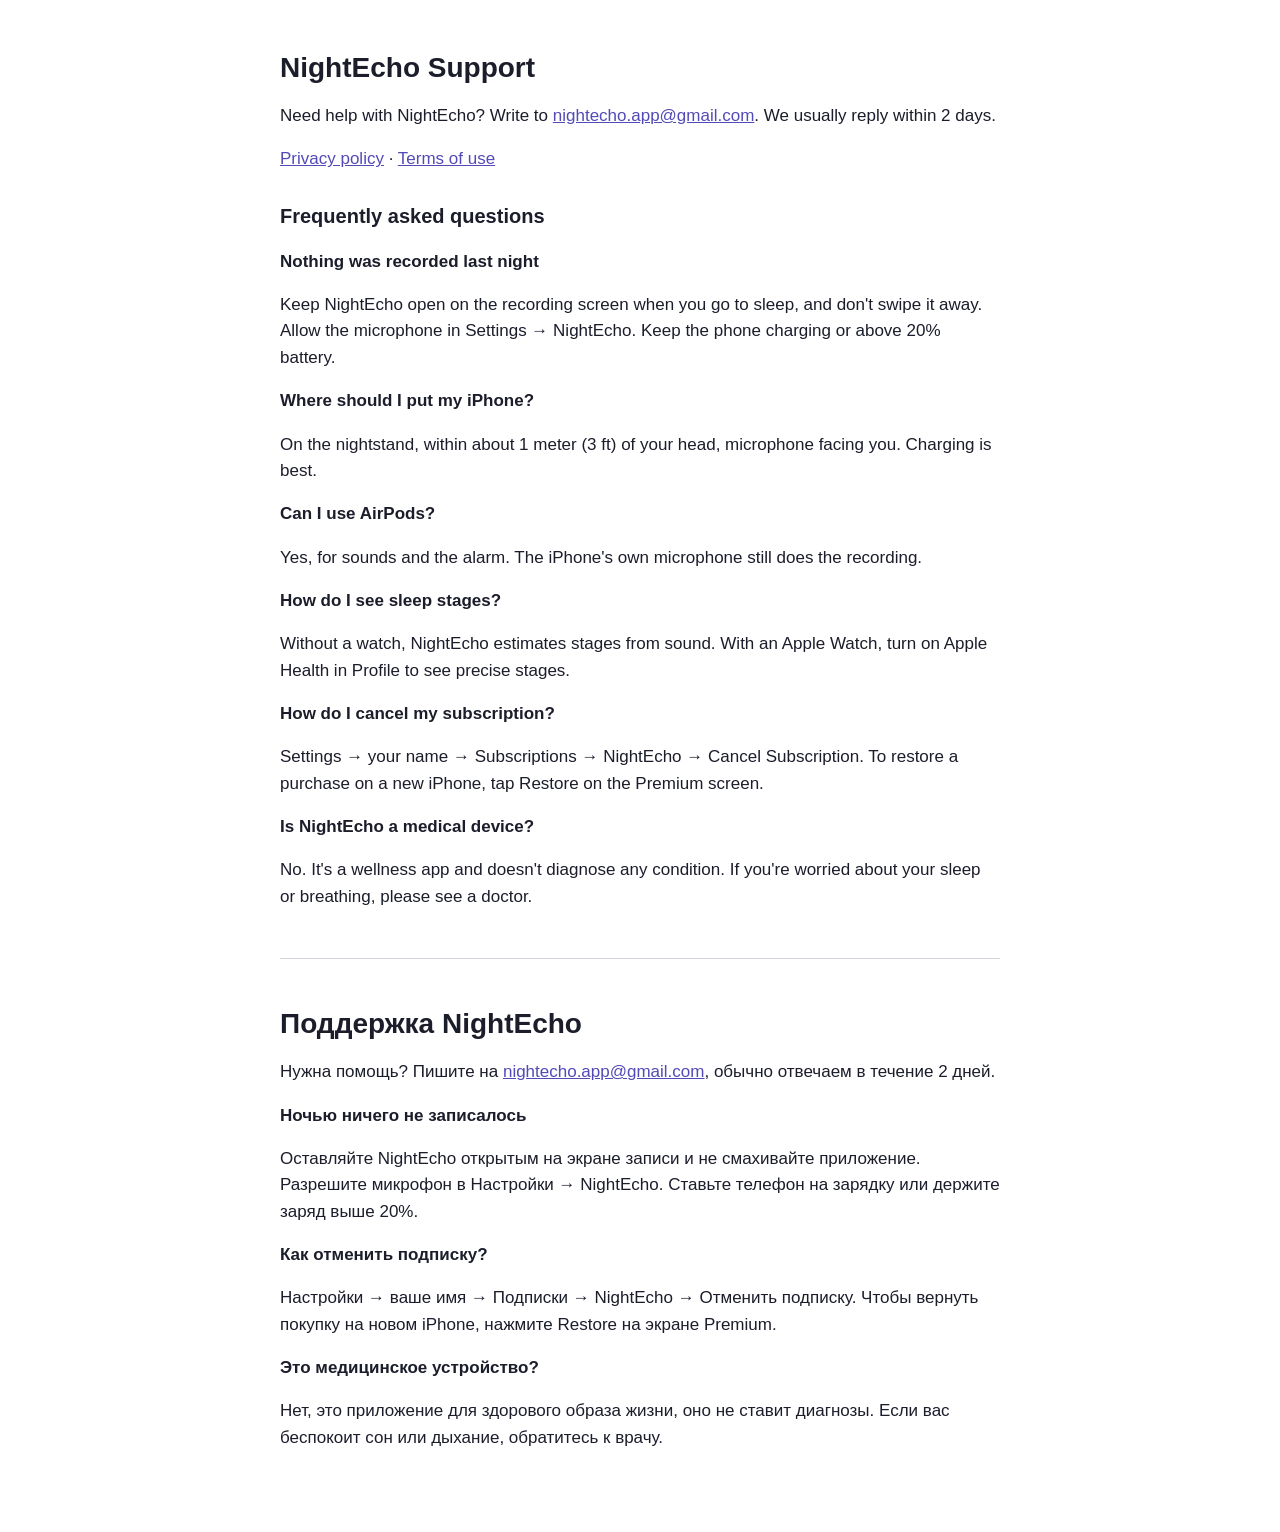
<file: index.html>
<!doctype html>
<html lang="en">
<head>
<meta charset="utf-8">
<meta name="viewport" content="width=device-width, initial-scale=1">
<title>NightEcho Support</title>
<link rel="stylesheet" href="style.css">
</head>
<body>
<main>
<h1>NightEcho Support</h1>
<p>Need help with NightEcho? Write to <a href="mailto:nightecho.app@gmail.com">nightecho.app@gmail.com</a>. We usually reply within 2 days.</p>
<p><a href="privacy.html">Privacy policy</a> · <a href="https://www.apple.com/legal/internet-services/itunes/dev/stdeula/">Terms of use</a></p>

<h2>Frequently asked questions</h2>
<h3>Nothing was recorded last night</h3>
<p>Keep NightEcho open on the recording screen when you go to sleep, and don't swipe it away. Allow the microphone in Settings → NightEcho. Keep the phone charging or above 20% battery.</p>
<h3>Where should I put my iPhone?</h3>
<p>On the nightstand, within about 1 meter (3 ft) of your head, microphone facing you. Charging is best.</p>
<h3>Can I use AirPods?</h3>
<p>Yes, for sounds and the alarm. The iPhone's own microphone still does the recording.</p>
<h3>How do I see sleep stages?</h3>
<p>Without a watch, NightEcho estimates stages from sound. With an Apple Watch, turn on Apple Health in Profile to see precise stages.</p>
<h3>How do I cancel my subscription?</h3>
<p>Settings → your name → Subscriptions → NightEcho → Cancel Subscription. To restore a purchase on a new iPhone, tap Restore on the Premium screen.</p>
<h3>Is NightEcho a medical device?</h3>
<p>No. It's a wellness app and doesn't diagnose any condition. If you're worried about your sleep or breathing, please see a doctor.</p>

<hr>

<h1>Поддержка NightEcho</h1>
<p>Нужна помощь? Пишите на <a href="mailto:nightecho.app@gmail.com">nightecho.app@gmail.com</a>, обычно отвечаем в течение 2 дней.</p>
<h3>Ночью ничего не записалось</h3>
<p>Оставляйте NightEcho открытым на экране записи и не смахивайте приложение. Разрешите микрофон в Настройки → NightEcho. Ставьте телефон на зарядку или держите заряд выше 20%.</p>
<h3>Как отменить подписку?</h3>
<p>Настройки → ваше имя → Подписки → NightEcho → Отменить подписку. Чтобы вернуть покупку на новом iPhone, нажмите Restore на экране Premium.</p>
<h3>Это медицинское устройство?</h3>
<p>Нет, это приложение для здорового образа жизни, оно не ставит диагнозы. Если вас беспокоит сон или дыхание, обратитесь к врачу.</p>
</main>
</body>
</html>
</file>
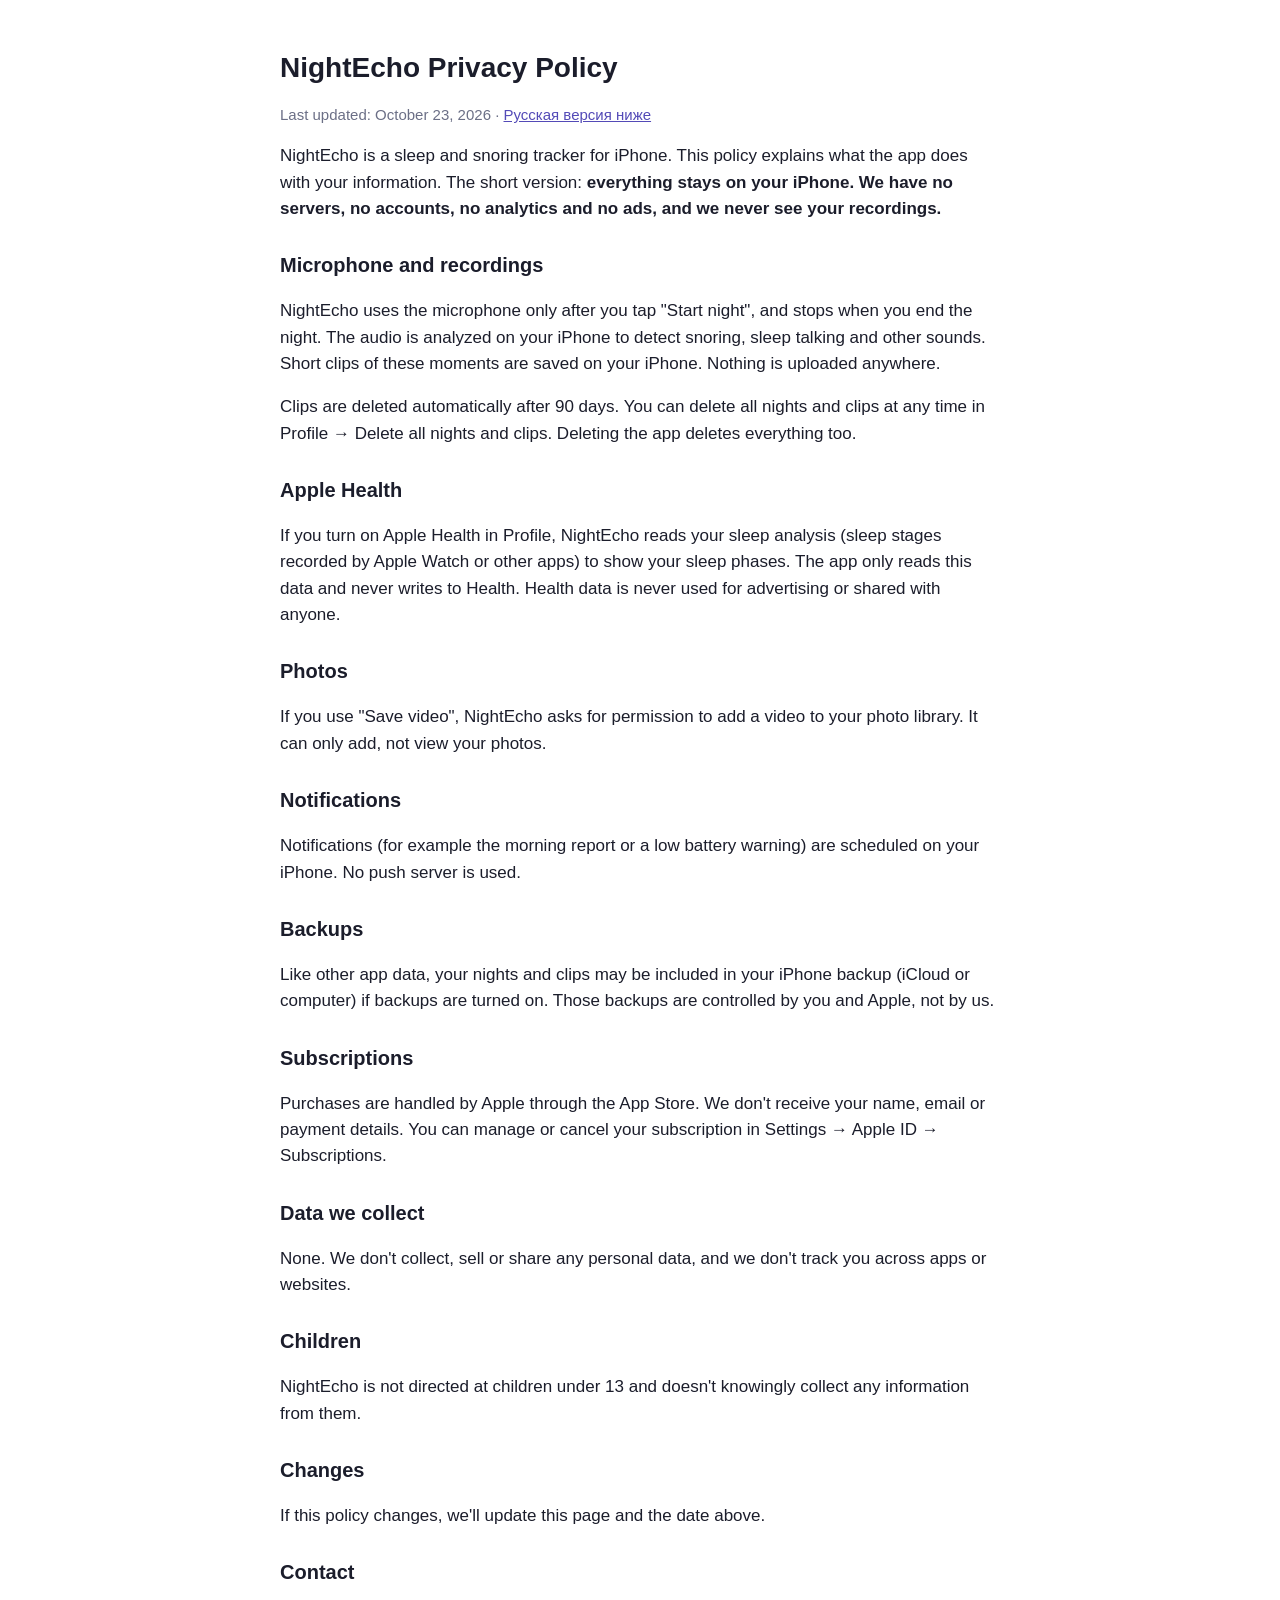
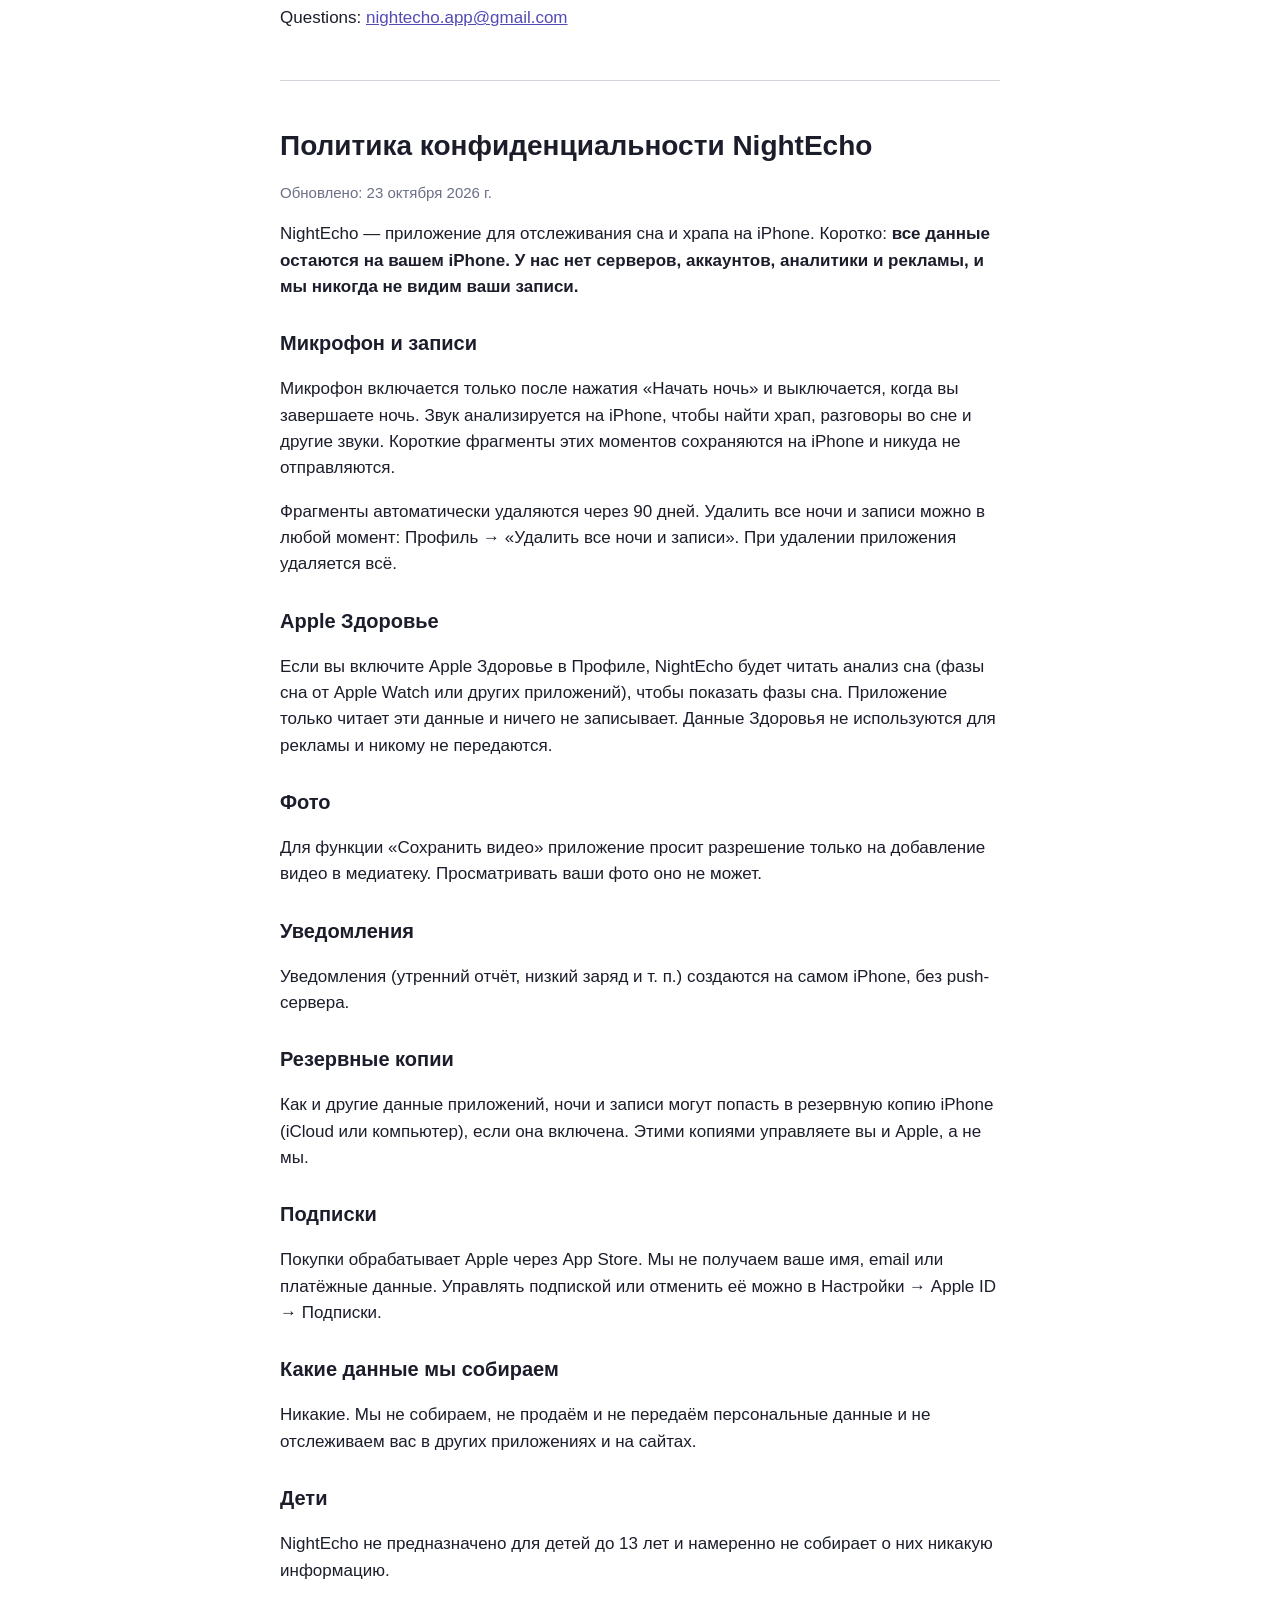
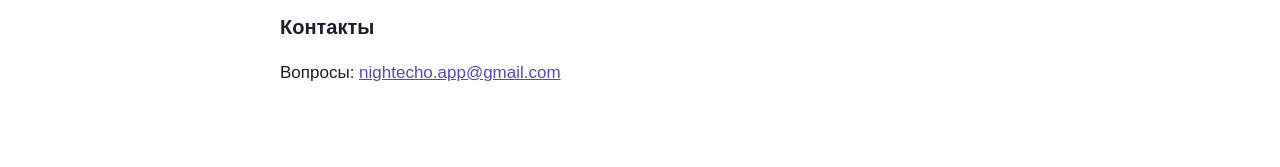
<file: privacy.html>
<!doctype html>
<html lang="en">
<head>
<meta charset="utf-8">
<meta name="viewport" content="width=device-width, initial-scale=1">
<title>NightEcho Privacy Policy</title>
<link rel="stylesheet" href="style.css">
</head>
<body>
<main>
<h1>NightEcho Privacy Policy</h1>
<p class="muted">Last updated: October 23, 2026 · <a href="#ru">Русская версия ниже</a></p>

<p>NightEcho is a sleep and snoring tracker for iPhone. This policy explains what the app does with your information. The short version: <strong>everything stays on your iPhone. We have no servers, no accounts, no analytics and no ads, and we never see your recordings.</strong></p>

<h2>Microphone and recordings</h2>
<p>NightEcho uses the microphone only after you tap "Start night", and stops when you end the night. The audio is analyzed on your iPhone to detect snoring, sleep talking and other sounds. Short clips of these moments are saved on your iPhone. Nothing is uploaded anywhere.</p>
<p>Clips are deleted automatically after 90 days. You can delete all nights and clips at any time in Profile → Delete all nights and clips. Deleting the app deletes everything too.</p>

<h2>Apple Health</h2>
<p>If you turn on Apple Health in Profile, NightEcho reads your sleep analysis (sleep stages recorded by Apple Watch or other apps) to show your sleep phases. The app only reads this data and never writes to Health. Health data is never used for advertising or shared with anyone.</p>

<h2>Photos</h2>
<p>If you use "Save video", NightEcho asks for permission to add a video to your photo library. It can only add, not view your photos.</p>

<h2>Notifications</h2>
<p>Notifications (for example the morning report or a low battery warning) are scheduled on your iPhone. No push server is used.</p>

<h2>Backups</h2>
<p>Like other app data, your nights and clips may be included in your iPhone backup (iCloud or computer) if backups are turned on. Those backups are controlled by you and Apple, not by us.</p>

<h2>Subscriptions</h2>
<p>Purchases are handled by Apple through the App Store. We don't receive your name, email or payment details. You can manage or cancel your subscription in Settings → Apple ID → Subscriptions.</p>

<h2>Data we collect</h2>
<p>None. We don't collect, sell or share any personal data, and we don't track you across apps or websites.</p>

<h2>Children</h2>
<p>NightEcho is not directed at children under 13 and doesn't knowingly collect any information from them.</p>

<h2>Changes</h2>
<p>If this policy changes, we'll update this page and the date above.</p>

<h2>Contact</h2>
<p>Questions: <a href="mailto:nightecho.app@gmail.com">nightecho.app@gmail.com</a></p>

<hr>

<h1 id="ru">Политика конфиденциальности NightEcho</h1>
<p class="muted">Обновлено: 23 октября 2026 г.</p>

<p>NightEcho — приложение для отслеживания сна и храпа на iPhone. Коротко: <strong>все данные остаются на вашем iPhone. У нас нет серверов, аккаунтов, аналитики и рекламы, и мы никогда не видим ваши записи.</strong></p>

<h2>Микрофон и записи</h2>
<p>Микрофон включается только после нажатия «Начать ночь» и выключается, когда вы завершаете ночь. Звук анализируется на iPhone, чтобы найти храп, разговоры во сне и другие звуки. Короткие фрагменты этих моментов сохраняются на iPhone и никуда не отправляются.</p>
<p>Фрагменты автоматически удаляются через 90 дней. Удалить все ночи и записи можно в любой момент: Профиль → «Удалить все ночи и записи». При удалении приложения удаляется всё.</p>

<h2>Apple Здоровье</h2>
<p>Если вы включите Apple Здоровье в Профиле, NightEcho будет читать анализ сна (фазы сна от Apple Watch или других приложений), чтобы показать фазы сна. Приложение только читает эти данные и ничего не записывает. Данные Здоровья не используются для рекламы и никому не передаются.</p>

<h2>Фото</h2>
<p>Для функции «Сохранить видео» приложение просит разрешение только на добавление видео в медиатеку. Просматривать ваши фото оно не может.</p>

<h2>Уведомления</h2>
<p>Уведомления (утренний отчёт, низкий заряд и т. п.) создаются на самом iPhone, без push-сервера.</p>

<h2>Резервные копии</h2>
<p>Как и другие данные приложений, ночи и записи могут попасть в резервную копию iPhone (iCloud или компьютер), если она включена. Этими копиями управляете вы и Apple, а не мы.</p>

<h2>Подписки</h2>
<p>Покупки обрабатывает Apple через App Store. Мы не получаем ваше имя, email или платёжные данные. Управлять подпиской или отменить её можно в Настройки → Apple ID → Подписки.</p>

<h2>Какие данные мы собираем</h2>
<p>Никакие. Мы не собираем, не продаём и не передаём персональные данные и не отслеживаем вас в других приложениях и на сайтах.</p>

<h2>Дети</h2>
<p>NightEcho не предназначено для детей до 13 лет и намеренно не собирает о них никакую информацию.</p>

<h2>Контакты</h2>
<p>Вопросы: <a href="mailto:nightecho.app@gmail.com">nightecho.app@gmail.com</a></p>
</main>
</body>
</html>
</file>
<file: style.css>
:root { color-scheme: light dark; --bg: #fff; --text: #1b1d2b; --muted: #6b6f86; --link: #534ab7; }
@media (prefers-color-scheme: dark) { :root { --bg: #0e1330; --text: #e8e9f5; --muted: #9aa0c3; --link: #afa9ec; } }
body { margin: 0; background: var(--bg); color: var(--text); font: 17px/1.55 -apple-system, BlinkMacSystemFont, "Segoe UI", sans-serif; }
main { max-width: 720px; margin: 0 auto; padding: 32px 16px 64px; }
h1 { font-size: 28px; line-height: 1.2; }
h2 { font-size: 20px; margin-top: 28px; }
h3 { font-size: 17px; margin-bottom: 4px; }
a { color: var(--link); }
.muted { color: var(--muted); font-size: 15px; }
hr { border: 0; border-top: 1px solid var(--muted); opacity: .3; margin: 48px 0; }
</file>
